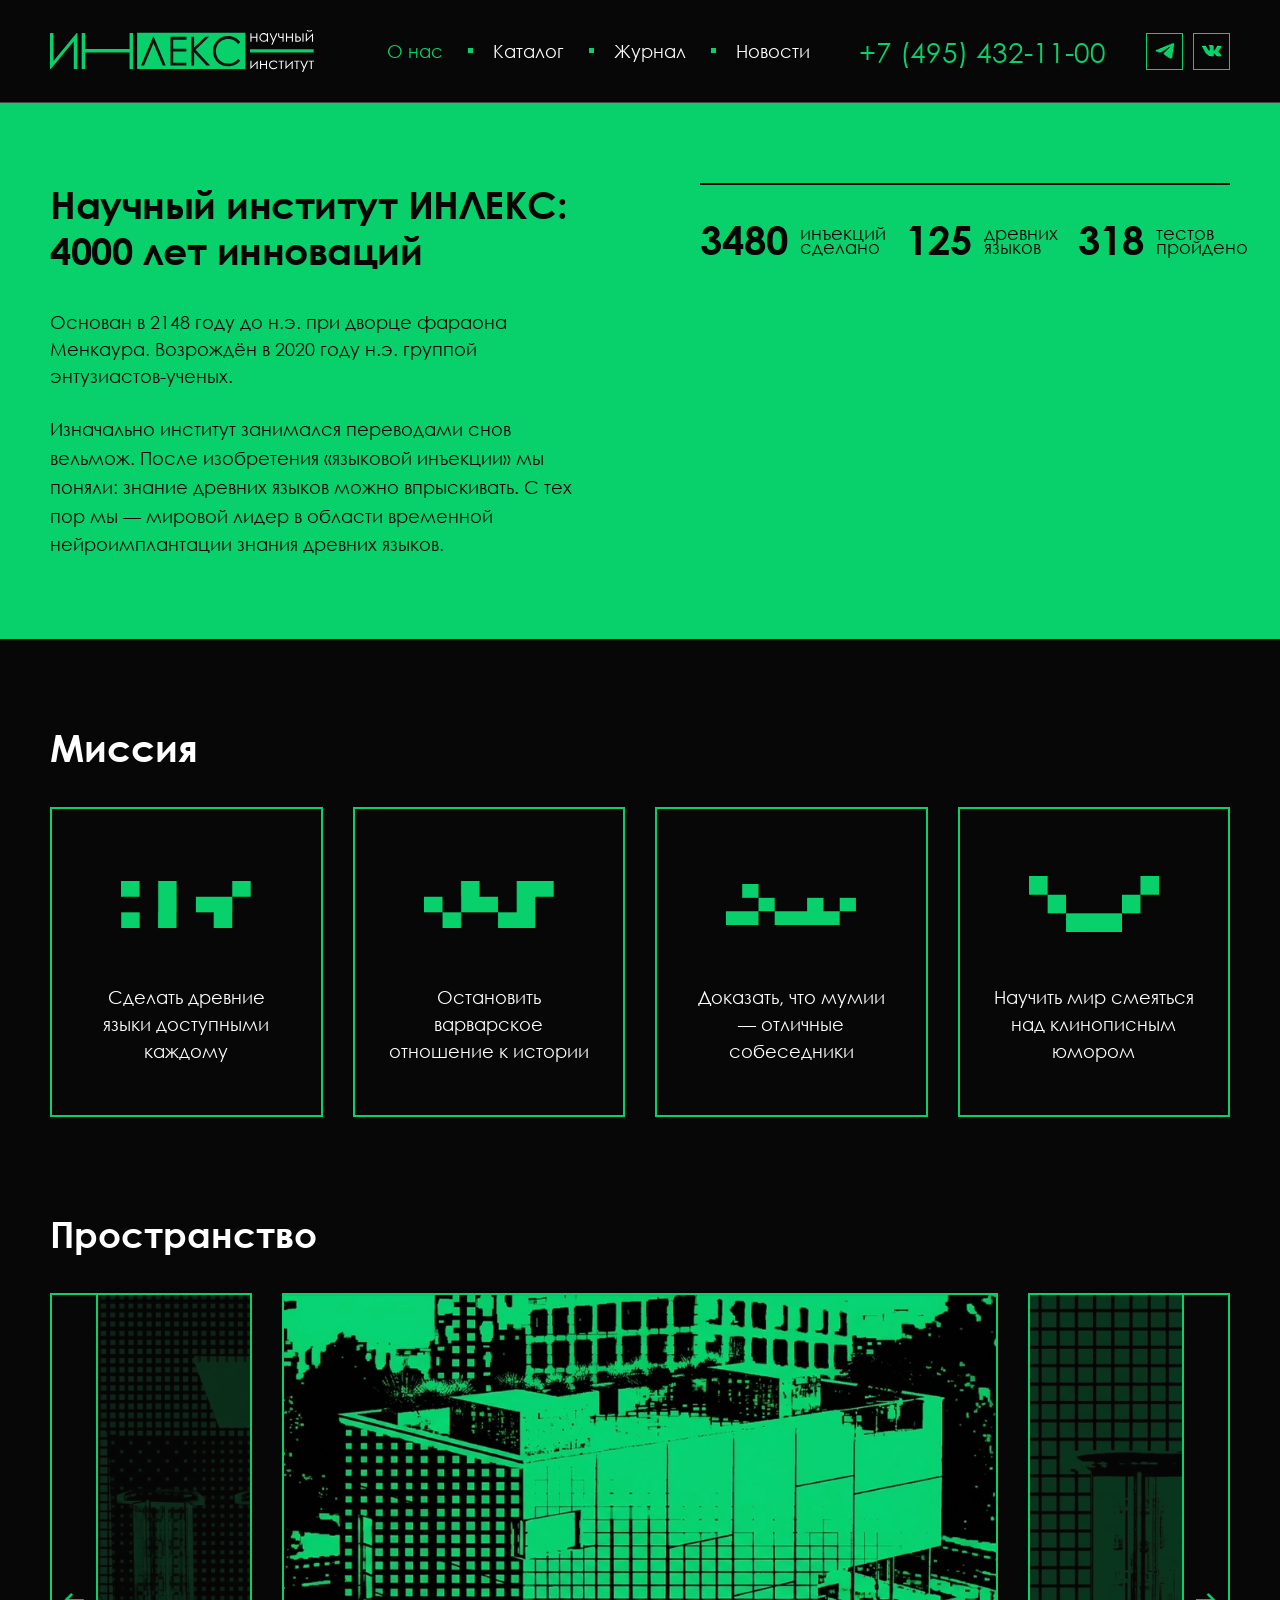
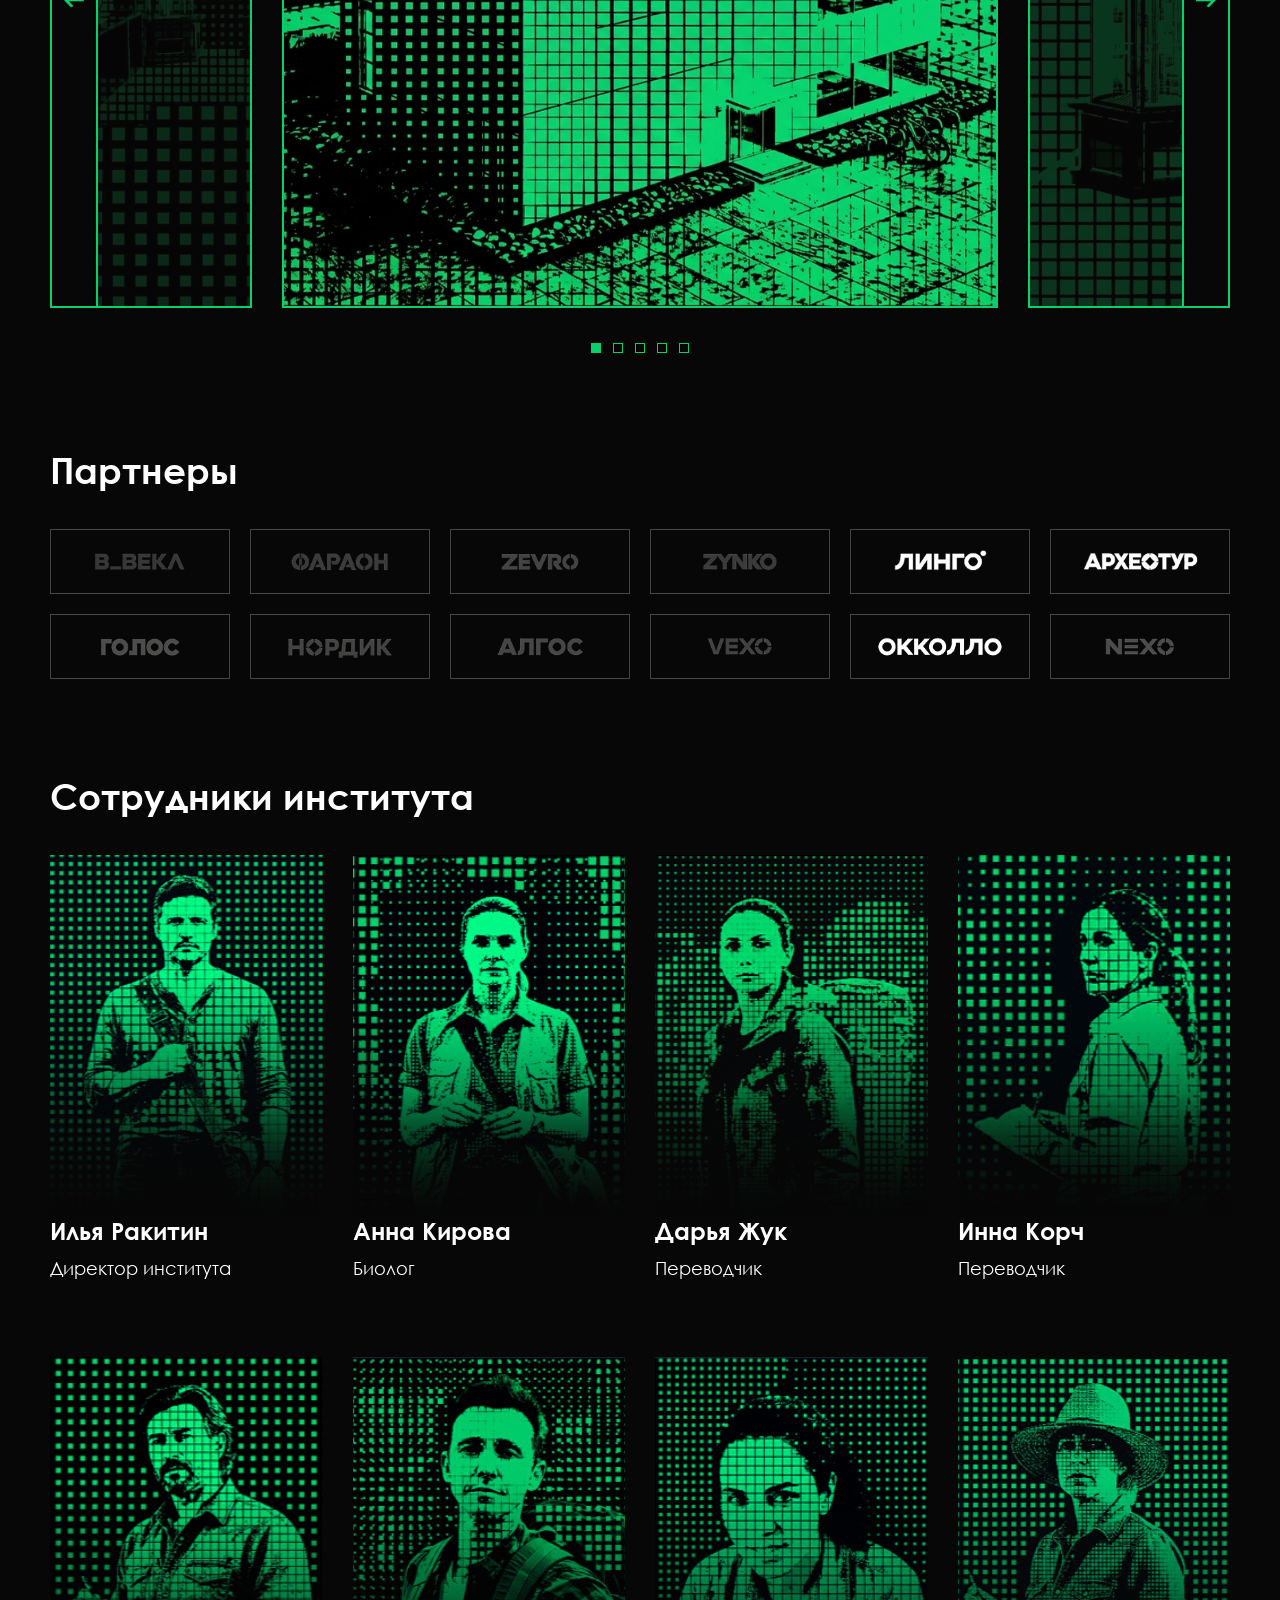
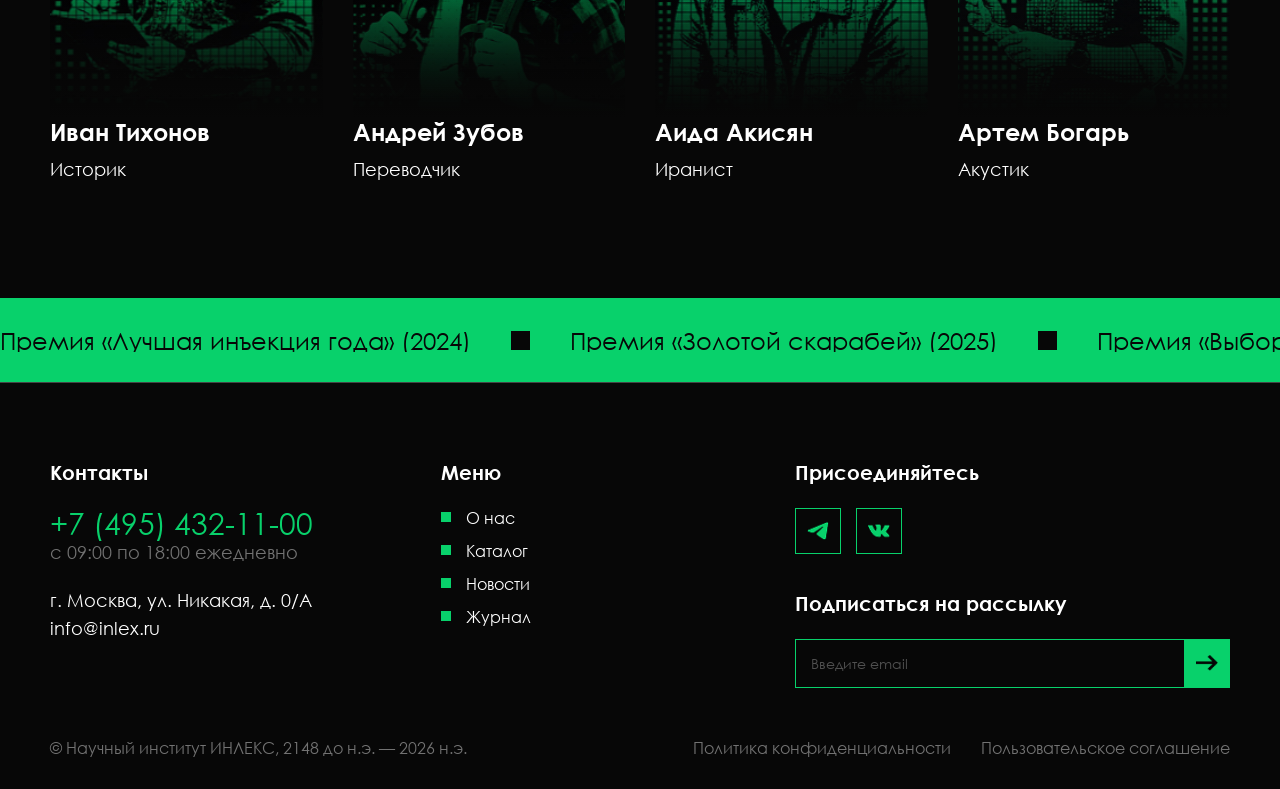
<file: about.html>
<!DOCTYPE html>
<html lang="ru">

<head>
	<meta charset="UTF-8" />
	<meta name="viewport" content="width=device-width, initial-scale=1.0" />
	<meta name="robots" content="noindex">
	<title>Подробнее о НИИ ИНЛЕКС</title>
	<link rel="stylesheet" href="styles/style.css">
	<script src="javascripts/script.js"></script>
  	<link rel="icon" href="images/favicon.svg" sizes="32x32">
	<link rel="icon" href="images/favicon.svg" sizes="192x192">
	<link rel="apple-touch-icon" href="images/favicon.svg">
</head>

<body>
  <header class="header">
    <a href="index.html" class="logo">
      <img src="images/logo-inlex.svg" alt="Логотип ИНЛЕКС" class="logo-img">
    </a>
    <ul class="desktop-nav">
      <li class="active"><a href="about.html">О нас</a></li>
      <li><a href="shop.html">Каталог</a></li>
      <li><a href="book.html">Журнал</a></li>
      <li><a href="news.html">Новости</a></li>
    </ul>
    <div class="header-contacts">
      <a href="tel:+74954321100" class="phone-desktop">+7 (495) 432-11-00</a>
      <div class="social-icons-desktop">
        <a href="https://t.me/" target="_blank" class="social-btn-desktop tg-desktop" aria-label="Telegram"></a>
        <a href="https://vk.com" target="_blank" class="social-btn-desktop vk-desktop" aria-label="VK"></a>
      </div>
    </div>
    <div class="mobile-header-actions">
      <a href="tel:+74954321100" class="mobile-phone-btn" aria-label="Позвонить"></a>
      <button class="burger-btn js-menu-toggle"  aria-label="Открыть меню">
        <span></span>
        <span></span>
        <span></span>
      </button>
    </div>
	
<div class="mob-menu-overlay" id="mobile-menu">
  <div class="mob-menu-dialog">
    <div class="mob-menu-box">
      <ul class="menu-nav">
        <li><a href="about.html">О нас</a></li>
        <li><a href="shop.html">Каталог</a></li>
        <li><a href="book.html">Журнал</a></li>
        <li><a href="news.html">Новости</a></li>
      </ul>
      <div class="menu-contacts">
        <a href="tel:+74954321100" class="menu-phone">+7 (495) 432-11-00</a>
        <span class="menu-callback">заказать обратный звонок</span>
      </div>
      <div class="menu-socials">
        <div class="menu-line"></div>
        <a href="https://t.me/" class="social-btn-popup tg-popup" aria-label="Telegram"></a>
        <a href="https://vk.com" class="social-btn-popup vk-popup" aria-label="VK"></a>
        <div class="menu-line"></div>
      </div>
    </div>
  </div>
</div>
  </header>
  

  
  
  <main>
    <section class="ab-intro-section">
      <div class="ab-intro-grid">
        <div class="ab-intro-info">
          <h1 class="ab-intro-title">Научный институт ИНЛЕКС:<br>4000 лет инноваций</h1>
          <p class="ab-intro-lead">Основан в&#160;2148 году до&#160;н.э. при дворце фараона Менкаура. Возрождён в&#160;2020 году н.э. группой энтузиастов-ученых.</p>
          <p class="ab-intro-desc">Изначально институт занимался переводами снов вельмож. После изобретения «языковой инъекции» мы поняли: знание древних языков можно впрыскивать. С&#160;тех пор мы — мировой лидер в&#160;области временной нейроимплантации знания древних языков.</p>
        </div>
        <div class="ab-intro-stats-panel">
          <hr class="ab-intro-line">
          <div class="ab-intro-stats-row">
            <div class="ab-intro-stat-item">
              <span class="ab-intro-stat-num">3480</span>
              <span class="ab-intro-stat-lbl">инъекций<br>сделано</span>
            </div>
            <div class="ab-intro-stat-item">
              <span class="ab-intro-stat-num">125</span>
              <span class="ab-intro-stat-lbl">древних<br>языков</span>
            </div>
            <div class="ab-intro-stat-item">
              <span class="ab-intro-stat-num">318</span>
              <span class="ab-intro-stat-lbl">тестов<br>пройдено</span>
            </div>
          </div>
          <div class="ab-intro-graphic">
            <svg width="610" height="200" viewBox="0 0 610 200" fill="none" xmlns="http://www.w3.org/2000/svg">
              <rect x="457" y="150" width="50" height="51" transform="rotate(90 457 150)" fill="#070707" />
              <rect x="406" y="101" width="50" height="51" transform="rotate(90 406 101)" fill="#070707" />
              <rect x="406" y="51" width="50" height="51" transform="rotate(90 406 51)" fill="#070707" />
              <rect x="559" y="50" width="50" height="51" transform="rotate(90 559 50)" fill="#070707" />
              <rect x="508" y="100" width="50" height="51" transform="rotate(90 508 100)" fill="#070707" />
              <rect x="253" y="150" width="50" height="51" transform="rotate(90 253 150)" fill="#070707" />
              <rect x="304" y="100" width="50" height="51" transform="rotate(90 304 100)" fill="#070707" />
              <rect x="152" y="100" width="50" height="51" transform="rotate(90 152 100)" fill="#070707" />
              <rect x="101" y="100" width="50" height="51" transform="rotate(90 101 100)" fill="#070707" />
              <rect x="51" y="51" width="50" height="51" transform="rotate(90 51 51)" fill="#070707" />
              <rect x="203" y="100" width="50" height="51" transform="rotate(90 203 100)" fill="#070707" />
              <rect x="203" y="50" width="50" height="51" transform="rotate(90 203 50)" fill="#070707" />
              <rect x="152" y="2.66639e-05" width="50" height="51" transform="rotate(90 152 2.66639e-05)" fill="#070707" />
              <rect x="610" y="50" width="50" height="51" transform="rotate(90 610 50)" fill="#070707" />
              <rect x="559" y="2.66639e-05" width="50" height="51" transform="rotate(90 559 2.66639e-05)" fill="#070707" />
              <rect x="355" y="149" width="50" height="51" transform="rotate(90 355 149)" fill="#070707" />
              <rect x="355" y="100" width="50" height="51" transform="rotate(90 355 100)" fill="#070707" />
            </svg>
          </div>
        </div>
      </div>
    </section>
    <section class="ab-mission-section">
      <h2 class="ab-mission-main-title">Миссия</h2>
      <div class="ab-mission-grid">
        <div class="ab-mission-card">
          <div class="ab-mission-icon-box">
            <img src="images/ms1.png" alt="Иконка миссии 1" class="ab-mission-icon">
          </div>
          <p class="ab-mission-text">Сделать древние языки доступными каждому</p>
        </div>
        <div class="ab-mission-card">
          <div class="ab-mission-icon-box">
            <img src="images/ms2.png" alt="Иконка миссии 2" class="ab-mission-icon">
          </div>
          <p class="ab-mission-text">Остановить варварское отношение к&#160;истории</p>
        </div>
        <div class="ab-mission-card">
          <div class="ab-mission-icon-box">
            <img src="images/ms3.png" alt="Иконка миссии 3" class="ab-mission-icon">
          </div>
          <p class="ab-mission-text">Доказать, что мумии — отличные собеседники</p>
        </div>
        <div class="ab-mission-card">
          <div class="ab-mission-icon-box">
            <img src="images/ms4.png" alt="Иконка миссии 4" class="ab-mission-icon">
          </div>
          <p class="ab-mission-text">Научить мир смеяться над&#160;клинописным юмором</p>
        </div>
      </div>
    </section>
  <section class="gal-slider-section">
  <h2 class="gal-slider-main-title">Пространство</h2>
  <div class="gal-slider-wrapper js-gallery-slider">
    
    <div class="gal-slider-raw-data" style="display: none;">
      <div class="js-gal-slide-data" data-color="images/room-2.webp" data-bw="images/room-2-black.webp"></div>
	  <div class="js-gal-slide-data" data-color="images/room-1.webp" data-bw="images/room-1-black.webp"></div>
      <div class="js-gal-slide-data" data-color="images/room-3.webp" data-bw="images/room-3-black.webp"></div>
      <div class="js-gal-slide-data" data-color="images/room-4.webp" data-bw="images/room-4-black.webp"></div>
      <div class="js-gal-slide-data" data-color="images/room-5.webp" data-bw="images/room-5-black.webp"></div>
    </div>

    <div class="gal-slider-layout">
      
      <div class="gal-slider-sidebar gal-slider-sidebar--left">
        <button class="gal-slider-arrow-btn gal-slider-arrow-btn--left js-gal-prev" aria-label="Назад"></button>
        <div class="gal-slider-peek-box">
          <img src="" alt="" class="gal-slider-peek-img js-gal-left-img">
        </div>
      </div>

      <div class="gal-slider-main-col js-gal-main-col">
        <img src="" alt="Пространство" class="gal-slider-main-img gal-slider-main-img--color js-gal-color-img">
        <img src="" alt="Пространство ч/б" class="gal-slider-main-img gal-slider-main-img--bw js-gal-bw-img">
      </div>

      <div class="gal-slider-sidebar gal-slider-sidebar--right">
        <div class="gal-slider-peek-box">
          <img src="" alt="" class="gal-slider-peek-img js-gal-right-img">
        </div>
        <button class="gal-slider-arrow-btn gal-slider-arrow-btn--right js-gal-next" aria-label="Вперед"></button>
      </div>

    </div>

    <div class="gal-slider-dots js-gal-dots"></div>
  </div>
</section>
    <section class="inst-partners-section">
      <h2 class="inst-partners-main-title">Партнеры</h2>
      <div class="inst-partners-grid">
        <div class="inst-partners-card">
          <img src="images/logo-1.webp" alt="Партнер B_BEKA" class="inst-partners-img">
        </div>
        <div class="inst-partners-card">
          <img src="images/logo-2.webp" alt="Партнер ФАРАОН" class="inst-partners-img">
        </div>
        <div class="inst-partners-card">
          <img src="images/logo-3.webp" alt="Партнер ZEVRO" class="inst-partners-img">
        </div>
        <div class="inst-partners-card">
          <img src="images/logo-4.webp" alt="Партнер ZYNKO" class="inst-partners-img">
        </div>
        <div class="inst-partners-card">
          <img src="images/logo-5.webp" alt="Партнер ЛИНГО" class="inst-partners-img">
        </div>
        <div class="inst-partners-card">
          <img src="images/logo-6.webp" alt="Партнер АРХЕОТУР" class="inst-partners-img">
        </div>
        <div class="inst-partners-card">
          <img src="images/logo-7.webp" alt="Партнер ГОЛОС" class="inst-partners-img">
        </div>
        <div class="inst-partners-card">
          <img src="images/logo-8.webp" alt="Партнер НОРДИК" class="inst-partners-img">
        </div>
        <div class="inst-partners-card">
          <img src="images/logo-9.webp" alt="Партнер АЛГОС" class="inst-partners-img">
        </div>
        <div class="inst-partners-card">
          <img src="images/logo-10.webp" alt="Партнер VEXO" class="inst-partners-img">
        </div>
        <div class="inst-partners-card">
          <img src="images/logo-11.webp" alt="Партнер ОККОЛЛО" class="inst-partners-img">
        </div>
        <div class="inst-partners-card">
          <img src="images/logo-13.webp" alt="Партнер NEXO" class="inst-partners-img">
        </div>
      </div>
    </section>
    <section class="inst-team-section">
      <h2 class="inst-team-main-title">Сотрудники института</h2>
      <div class="inst-team-grid">
        <div class="inst-team-card">
          <div class="inst-team-img-box">
            <img src="images/staff-rakitin.webp" alt="Илья Ракитин" class="inst-team-img">
          </div>
          <h3 class="inst-team-name">Илья Ракитин</h3>
          <p class="inst-team-role">Директор института</p>
        </div>
        <div class="inst-team-card">
          <div class="inst-team-img-box">
            <img src="images/staff-kirova.webp" alt="Анна Кирова" class="inst-team-img">
          </div>
          <h3 class="inst-team-name">Анна Кирова</h3>
          <p class="inst-team-role">Биолог</p>
        </div>
        <div class="inst-team-card">
          <div class="inst-team-img-box">
            <img src="images/staff-zhuk.webp" alt="Дарья Жук" class="inst-team-img">
          </div>
          <h3 class="inst-team-name">Дарья Жук</h3>
          <p class="inst-team-role">Переводчик</p>
        </div>
        <div class="inst-team-card">
          <div class="inst-team-img-box">
            <img src="images/staff-korch.webp" alt="Инна Корч" class="inst-team-img">
          </div>
          <h3 class="inst-team-name">Инна Корч</h3>
          <p class="inst-team-role">Переводчик</p>
        </div>
        <div class="inst-team-card">
          <div class="inst-team-img-box">
            <img src="images/staff-tihonov.webp" alt="Иван Тихонов" class="inst-team-img">
          </div>
          <h3 class="inst-team-name">Иван Тихонов</h3>
          <p class="inst-team-role">Историк</p>
        </div>
        <div class="inst-team-card">
          <div class="inst-team-img-box">
            <img src="images/staff-zubov.webp" alt="Андрей Зубов" class="inst-team-img">
          </div>
          <h3 class="inst-team-name">Андрей Зубов</h3>
          <p class="inst-team-role">Переводчик</p>
        </div>
        <div class="inst-team-card">
          <div class="inst-team-img-box">
            <img src="images/staff-akisyan.webp" alt="Аида Акисян" class="inst-team-img">
          </div>
          <h3 class="inst-team-name">Аида Акисян</h3>
          <p class="inst-team-role">Иранист</p>
        </div>
        <div class="inst-team-card">
          <div class="inst-team-img-box">
            <img src="images/staff-bogar.webp" alt="Артем Богарь" class="inst-team-img">
          </div>
          <h3 class="inst-team-name">Артем Богарь</h3>
          <p class="inst-team-role">Акустик</p>
        </div>
      </div>
    </section>
    <section class="awrd-ticker-section">
      <div class="awrd-ticker-container" id="awardsTicker">
        <div class="awrd-ticker-track" id="awardsTickerTrack">
          <div class="awrd-ticker-item">Премия «Лучшая инъекция года» (2024)</div>
          <div class="awrd-ticker-item">Премия «Золотой скарабей» (2025)</div>
          <div class="awrd-ticker-item">Премия «Выбор муз» (2025)</div>
          <div class="awrd-ticker-item">Премия «Нейро-Прорыв» (2026)</div>
          <div class="awrd-ticker-item">Премия «Цифровой Гиппокамп» (2026)</div>
        </div>
      </div>
    </section>
  </main>
  <footer class="footer">
    <div class="footer-inner">
      <div class="footer-left">
        <div class="footer-block">
          <h3 class="footer-title">Контакты</h3>
          <a href="tel:+74954321100" class="footer-phone">+7 (495) 432-11-00</a>
          <p class="footer-text footer-schedule">с 09:00 по 18:00 ежедневно</p>
          <p class="footer-text footer-address">г. Москва, ул. Никакая, д. 0/А</p>
          <a href="mailto:info@inlex.ru" class="footer-text footer-email">info@inlex.ru</a>
        </div>
      </div>
      <div class="footer-center">
        <div class="footer-block">
          <h3 class="footer-title">Меню</h3>
          <ul class="footer-menu">
            <li><a href="about.html">О нас</a></li>
            <li><a href="shop.html">Каталог</a></li>
            <li><a href="news.html">Новости</a></li>
            <li><a href="book.html">Журнал</a></li>
          </ul>
        </div>
      </div>
      <div class="footer-right">
        <div class="footer-block footer-social-block">
          <h3 class="footer-title">Присоединяйтесь</h3>
          <div class="footer-socials">
            <a href="https://t.me/" target="_blank" class="social-btn-footer tg-footer" aria-label="Telegram"></a>
            <a href="https://vk.com/" target="_blank" class="social-btn-footer vk-footer" aria-label="VK"></a>
          </div>
        </div>
        <div class="footer-block footer-subscribe-block">
          <h3 class="footer-title">Подписаться на рассылку</h3>
          <form id="subscribe-form" class="subscribe-form">
            <input type="text" class="subscribe-input" placeholder="Введите email">
            <button type="submit" class="subscribe-btn" aria-label="Подписаться"></button>
          </form>
          <p id="subscribe-success" class="subscribe-success" style="display: none;">Ваша заявка принята</p>
        </div>
      </div>
    </div>
    <div class="footer-bottom">
      <div class="footer-copy">© Научный институт ИНЛЕКС, 2148 до н.э. — 2026 н.э.</div>
      <div class="footer-legal">
        <a href="404.html">Политика конфиденциальности</a>
        <a href="404.html">Пользовательское соглашение</a>
      </div>
    </div>
  </footer>


</body>

</html>
</file>
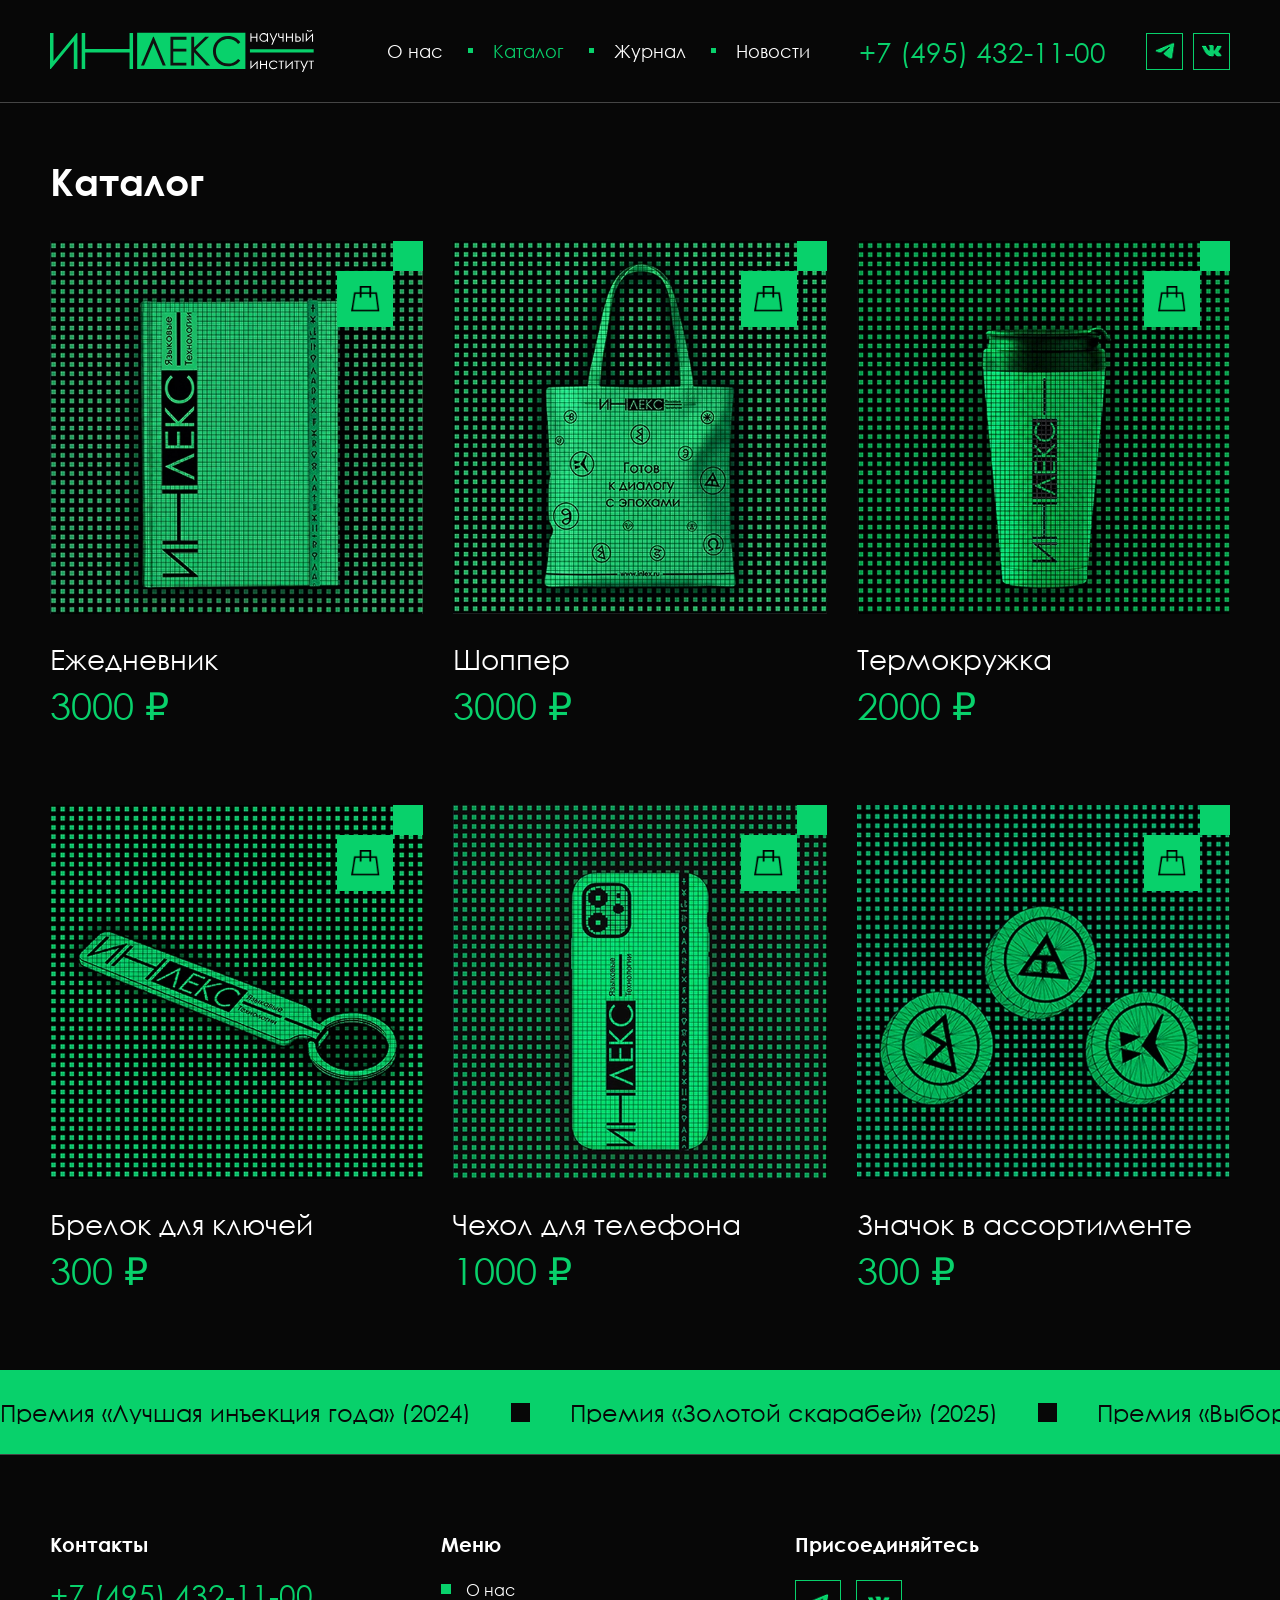
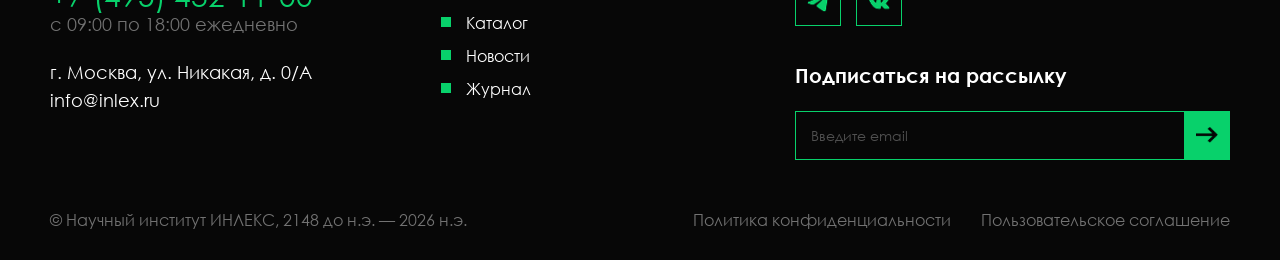
<file: shop.html>
<!DOCTYPE html>
<html lang="ru">

<head>
	<meta charset="UTF-8" />
	<meta name="viewport" content="width=device-width, initial-scale=1.0" />
	<meta name="robots" content="noindex">
	<title>Каталог сувениров НИИ ИНЛЕКС</title>
	<link rel="stylesheet" href="styles/style.css">
	<script src="javascripts/script.js"></script>
	<link rel="icon" href="images/favicon.svg" sizes="32x32">
	<link rel="icon" href="images/favicon.svg" sizes="192x192">
	<link rel="apple-touch-icon" href="images/favicon.svg">
</head>

<body>
  <header class="header">
    <a href="index.html" class="logo">
      <img src="images/logo-inlex.svg" alt="Логотип ИНЛЕКС" class="logo-img">
    </a>
    <ul class="desktop-nav">
      <li><a href="about.html">О нас</a></li>
      <li class="active"><a href="shop.html">Каталог</a></li>
      <li><a href="book.html">Журнал</a></li>
      <li><a href="news.html">Новости</a></li>
    </ul>
    <div class="header-contacts">
      <a href="tel:+74954321100" class="phone-desktop">+7 (495) 432-11-00</a>
      <div class="social-icons-desktop">
        <a href="https://t.me/" target="_blank" class="social-btn-desktop tg-desktop" aria-label="Telegram"></a>
        <a href="https://vk.com" target="_blank" class="social-btn-desktop vk-desktop" aria-label="VK"></a>
      </div>
    </div>
    <div class="mobile-header-actions">
      <a href="tel:+74954321100" class="mobile-phone-btn" aria-label="Позвонить"></a>
               <button class="burger-btn js-menu-toggle"  aria-label="Открыть меню">
        <span></span>
        <span></span>
        <span></span>
      </button>
    </div>
<div class="mob-menu-overlay" id="mobile-menu">
  <div class="mob-menu-dialog">
    <div class="mob-menu-box">
      <ul class="menu-nav">
        <li><a href="about.html">О нас</a></li>
        <li><a href="shop.html">Каталог</a></li>
        <li><a href="book.html">Журнал</a></li>
        <li><a href="news.html">Новости</a></li>
      </ul>
      <div class="menu-contacts">
        <a href="tel:+74954321100" class="menu-phone">+7 (495) 432-11-00</a>
        <span class="menu-callback">заказать обратный звонок</span>
      </div>
      <div class="menu-socials">
        <div class="menu-line"></div>
        <a href="https://t.me/" class="social-btn-popup tg-popup" aria-label="Telegram"></a>
        <a href="https://vk.com" class="social-btn-popup vk-popup" aria-label="VK"></a>
        <div class="menu-line"></div>
      </div>
    </div>
  </div>
</div>
  </header>
  

  <main>
    <section class="cat-section">
      <h2 class="cat-main-title">Каталог</h2>
      <div class="cat-grid">
        <div class="cat-card">
          <div class="cat-img-wrapper">
            <img src="images/product-notebook.webp" alt="Ежедневник" class="cat-img-default">
            <img src="images/product-notebook-black.webp" alt="Ежедневник ч/б" class="cat-img-hover">
            <div class="cat-corner-cube"></div>
            <button class="cat-cart-btn js-popup-trigger" data-popup="catOrderModal" data-res-name="Ежедневник" data-res-price="3000 ₽">
              <img src="images/cart.png" alt="В корзину" class="cat-cart-icon">
            </button>
          </div>
          <div class="cat-info">
            <h3 class="cat-name">Ежедневник</h3>
            <p class="cat-price">3000 ₽</p>
          </div>
        </div>
		 <div class="cat-card">
          <div class="cat-img-wrapper">
            <img src="images/product-bag.webp" alt="Шоппер" class="cat-img-default">
            <img src="images/product-bag-black.webp" alt="Шоппер ч/б" class="cat-img-hover">
            <div class="cat-corner-cube"></div>
            <button class="cat-cart-btn js-popup-trigger" data-popup="catOrderModal" data-res-name="Шоппер" data-res-price="3000 ₽">
              <img src="images/cart.png" alt="В корзину" class="cat-cart-icon">
            </button>
          </div>
          <div class="cat-info">
            <h3 class="cat-name">Шоппер</h3>
            <p class="cat-price">3000 ₽</p>
          </div>
        </div>
		<div class="cat-card">
          <div class="cat-img-wrapper">
            <img src="images/product-mug.webp" alt="Термокружка" class="cat-img-default">
            <img src="images/product-mug-black.webp" alt="Термокружка ч/б" class="cat-img-hover">
            <div class="cat-corner-cube"></div>
            <button class="cat-cart-btn js-popup-trigger" data-popup="catOrderModal" data-res-name="Термокружка" data-res-price="2000 ₽">
              <img src="images/cart.png" alt="В корзину" class="cat-cart-icon">
            </button>
          </div>
          <div class="cat-info">
            <h3 class="cat-name">Термокружка</h3>
            <p class="cat-price">2000 ₽</p>
          </div>
        </div>
		<div class="cat-card">
          <div class="cat-img-wrapper">
            <img src="images/product-keychain.webp" alt="Брелок для ключей" class="cat-img-default">
            <img src="images/product-keychain-black.webp" alt="Брелок ч/б" class="cat-img-hover">
            <div class="cat-corner-cube"></div>
            <button class="cat-cart-btn js-popup-trigger" data-popup="catOrderModal" data-res-name="Брелок для ключей" data-res-price="300 ₽">
              <img src="images/cart.png" alt="В корзину" class="cat-cart-icon">
            </button>
          </div>
          <div class="cat-info">
            <h3 class="cat-name">Брелок для ключей</h3>
            <p class="cat-price">300 ₽</p>
          </div>
        </div>
		 <div class="cat-card">
          <div class="cat-img-wrapper">
            <img src="images/product-case.webp" alt="Чехол для телефона" class="cat-img-default">
            <img src="images/product-case-black.webp" alt="Чехол ч/б" class="cat-img-hover">
            <div class="cat-corner-cube"></div>
            <button class="cat-cart-btn js-popup-trigger" data-popup="catOrderModal" data-res-name="Чехол для телефона" data-res-price="1000 ₽">
              <img src="images/cart.png" alt="В корзину" class="cat-cart-icon">
            </button>
          </div>
          <div class="cat-info">
            <h3 class="cat-name">Чехол для телефона</h3>
            <p class="cat-price">1000 ₽</p>
          </div>
        </div>
        <div class="cat-card">
          <div class="cat-img-wrapper">
            <img src="images/product-badge.webp" alt="Значок в ассортименте" class="cat-img-default">
            <img src="images/product-badge-black.webp" alt="Значок ч/б" class="cat-img-hover">
            <div class="cat-corner-cube"></div>
            <button class="cat-cart-btn js-popup-trigger" data-popup="catOrderModal" data-res-name="Значок в ассортименте" data-res-price="300 ₽">
              <img src="images/cart.png" alt="В корзину" class="cat-cart-icon">
            </button>
          </div>
          <div class="cat-info">
            <h3 class="cat-name">Значок в ассортименте</h3>
            <p class="cat-price">300 ₽</p>
          </div>
        </div>
        
      </div>
    </section>
    <section class="awrd-ticker-section">
      <div class="awrd-ticker-container" id="awardsTicker">
        <div class="awrd-ticker-track" id="awardsTickerTrack">
          <div class="awrd-ticker-item">Премия «Лучшая инъекция года» (2024)</div>
          <div class="awrd-ticker-item">Премия «Золотой скарабей» (2025)</div>
          <div class="awrd-ticker-item">Премия «Выбор муз» (2025)</div>
          <div class="awrd-ticker-item">Премия «Нейро-Прорыв» (2026)</div>
          <div class="awrd-ticker-item">Премия «Цифровой Гиппокамп» (2026)</div>
        </div>
      </div>
    </section>
  </main>
  <footer class="footer">
    <div class="footer-inner">
      <div class="footer-left">
        <div class="footer-block">
          <h3 class="footer-title">Контакты</h3>
          <a href="tel:+74954321100" class="footer-phone">+7 (495) 432-11-00</a>
          <p class="footer-text footer-schedule">с 09:00 по 18:00 ежедневно</p>
          <p class="footer-text footer-address">г. Москва, ул. Никакая, д. 0/А</p>
          <a href="mailto:info@inlex.ru" class="footer-text footer-email">info@inlex.ru</a>
        </div>
      </div>
      <div class="footer-center">
        <div class="footer-block">
          <h3 class="footer-title">Меню</h3>
          <ul class="footer-menu">
            <li><a href="about.html">О нас</a></li>
            <li><a href="shop.html">Каталог</a></li>
            <li><a href="news.html">Новости</a></li>
            <li><a href="book.html">Журнал</a></li>
          </ul>
        </div>
      </div>
      <div class="footer-right">
        <div class="footer-block footer-social-block">
          <h3 class="footer-title">Присоединяйтесь</h3>
          <div class="footer-socials">
            <a href="https://t.me/" target="_blank" class="social-btn-footer tg-footer" aria-label="Telegram"></a>
            <a href="https://vk.com/" target="_blank" class="social-btn-footer vk-footer" aria-label="VK"></a>
          </div>
        </div>
        <div class="footer-block footer-subscribe-block">
          <h3 class="footer-title">Подписаться на рассылку</h3>
          <form id="subscribe-form" class="subscribe-form">
            <input type="text" class="subscribe-input" placeholder="Введите email">
            <button type="submit" class="subscribe-btn" aria-label="Подписаться"></button>
          </form>
          <p id="subscribe-success" class="subscribe-success" style="display: none;">Ваша заявка принята</p>
        </div>
      </div>
    </div>
    <div class="footer-bottom">
      <div class="footer-copy">© Научный институт ИНЛЕКС, 2148 до н.э. — 2026 н.э.</div>
      <div class="footer-legal">
        <a href="404.html">Политика конфиденциальности</a>
        <a href="404.html">Пользовательское соглашение</a>
      </div>
    </div>
  </footer>


  <div class="popup" id="catOrderModal">
    <div class="popup__dialog cat-popup-dialog">
      <button class="popup__close js-popup-close" aria-label="Закрыть">✕</button>
      <div class="popup__content cat-popup-content">
        <div id="catModalFormScreen">
          <h3 class="cat-modal-title">Оформление заказа</h3>
          <div class="cat-order-product-line">
            <span data-popup-field="name">Товар</span>
            <span class="cat-dotted-line"></span>
            <span data-popup-field="price">0 ₽</span>
          </div>
          <form id="catOrderForm" class="cat-form" novalidate>
            <input type="text" name="name" class="cat-input" placeholder="ФИО" required>
            <input type="tel" name="phone" class="cat-input" placeholder="Телефон" required>
            <input type="email" name="email" class="cat-input" placeholder="Email" required>
            <label class="cat-checkbox-label">
              <input type="checkbox" name="policy" class="cat-checkbox-real" required checked>
              <span class="cat-checkbox-fake"></span>
              <span class="cat-checkbox-text">
                Ознакомлен с Политикой безопасности в отношении обработки персональных данных и даю свое согласие на обработку персональных данных
              </span>
            </label>
            <button type="submit" class="cat-submit-btn">Заказать</button>
          </form>
        </div>
        <div id="catModalSuccessScreen" style="display: none;">
          <h3 class="cat-modal-title" style="margin-bottom: 0; text-align: center;">Ваш заказ принят</h3>
        </div>
      </div>
    </div>
  </div>
</body>

</html>
</file>
<file: styles/style.css>
@import url('reset.css');
@import url('fonts.css');
@import url('main.css');
@import url('about.css');
@import url('shop.css');
@import url('news.css');
@import url('adaptive.css');
</file>
